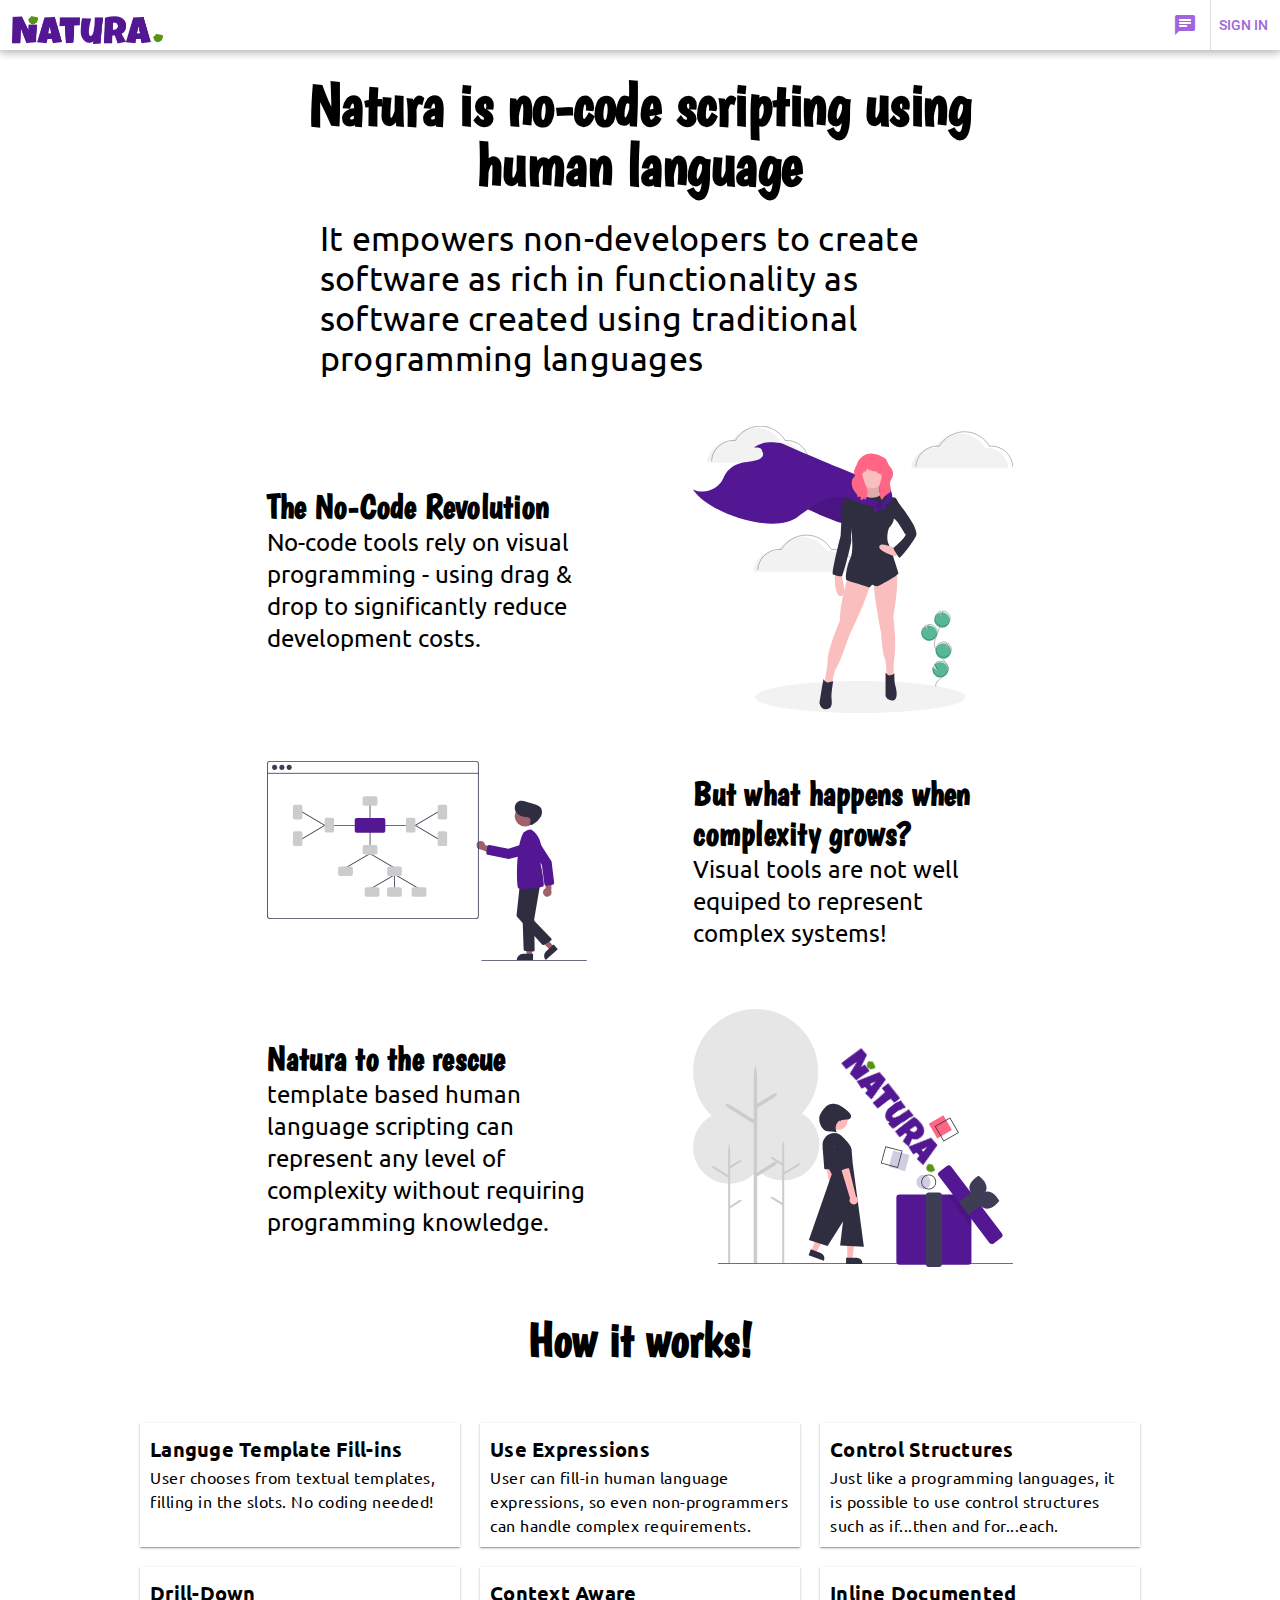
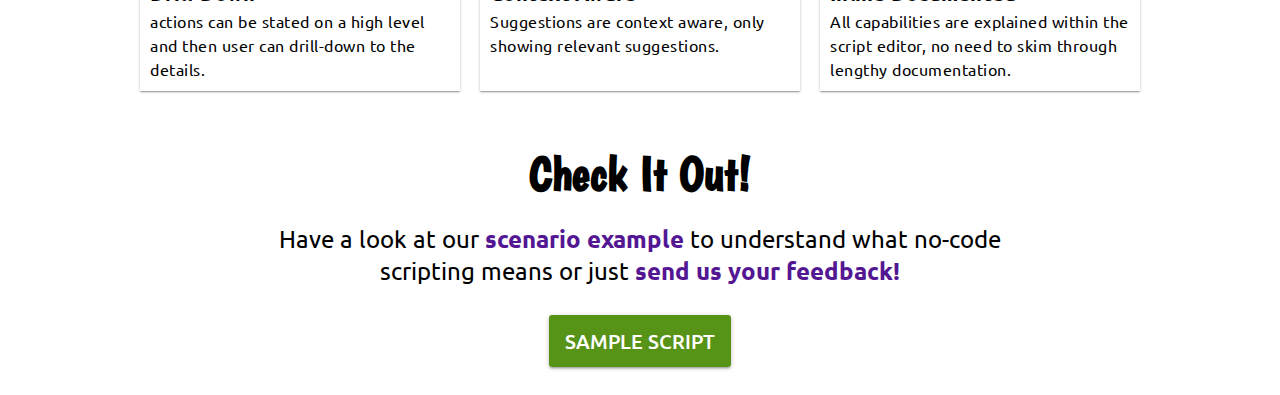
<file: index.html>
<!DOCTYPE html><html><head><title>natura</title><meta charset=utf-8><meta name=description content="no code scripting language"><meta name=format-detection content="telephone=no"><meta name=msapplication-tap-highlight content=no><meta name=viewport content="user-scalable=no,initial-scale=1,maximum-scale=1,minimum-scale=1,width=device-width"><link rel=icon type=image/png sizes=96x96 href=statics/icons/favicon-96x96.png><link rel=icon type=image/png sizes=32x32 href=statics/icons/favicon-32x32.png><link rel=icon type=image/png sizes=16x16 href=statics/icons/favicon-16x16.png><link rel=icon type=image/ico href=statics/icons/favicon.ico><link rel=preconnect href=https://fonts.gstatic.com><link rel=preconnect href=https://fonts.gstatic.com><link href="https://fonts.googleapis.com/css2?family=Boogaloo&family=Ubuntu&family=Lora&display=swap" rel=stylesheet><script>(function(w,d,s,l,i){w[l]=w[l]||[];w[l].push({'gtm.start':
	new Date().getTime(),event:'gtm.js'});var f=d.getElementsByTagName(s)[0],
	j=d.createElement(s),dl=l!='dataLayer'?'&l='+l:'';j.async=true;j.src=
	'https://www.googletagmanager.com/gtm.js?id='+i+dl;f.parentNode.insertBefore(j,f);
	})(window,document,'script','dataLayer','GTM-WMR2VP8');</script><link href=css/app.f81f4b9c.css rel=stylesheet></head><body><div id=q-app></div><script src=js/vendor.3e92491f.js></script><script src=js/app.9bc68573.js></script><script src=js/runtime.d88072c7.js></script></body></html>
</file>
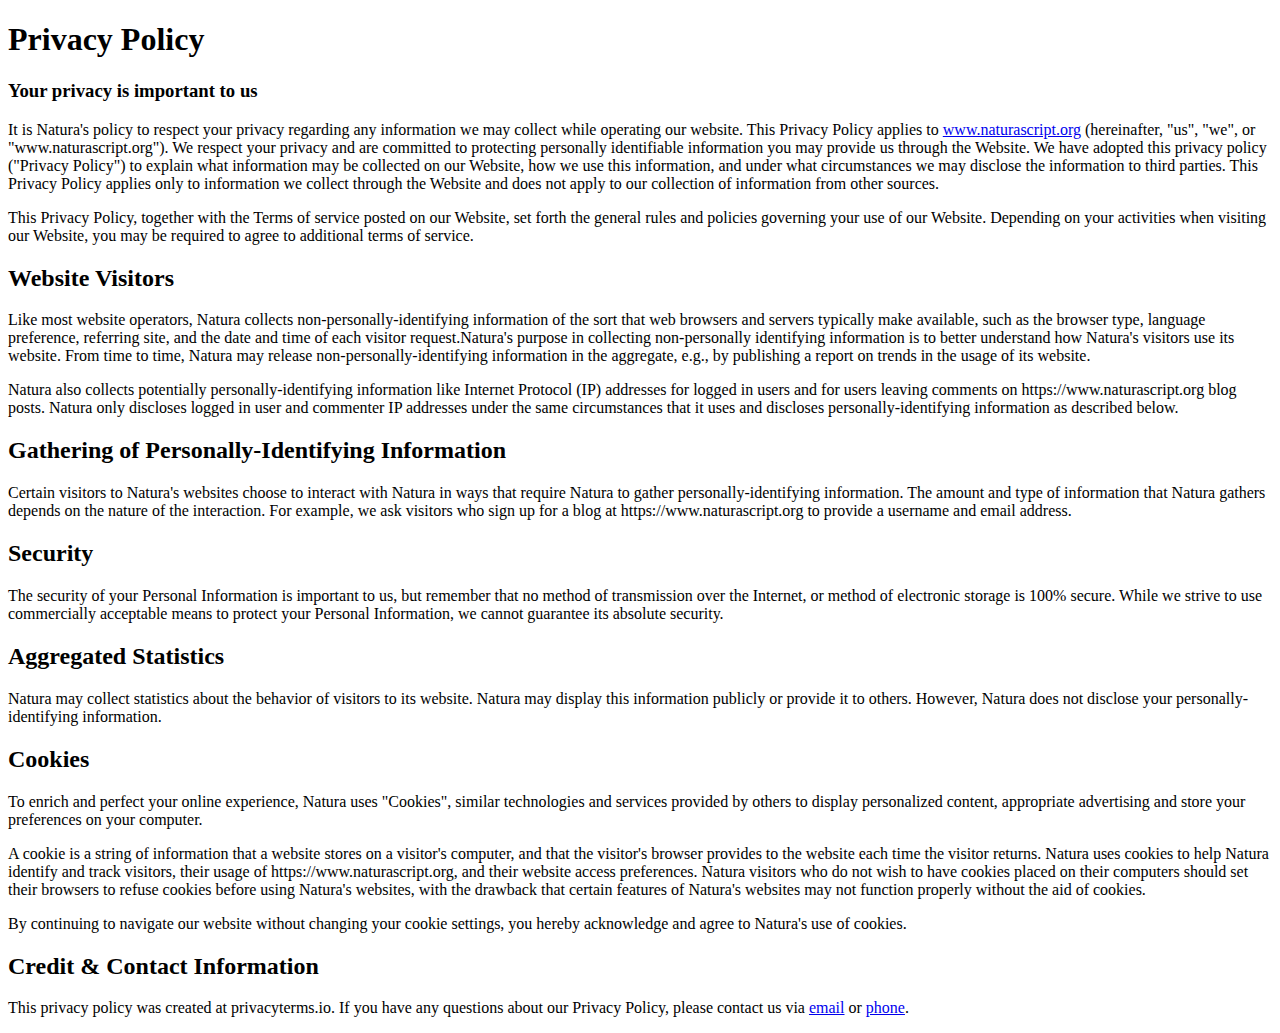
<file: docs/privacy.html>
<!DOCTYPE html>
<html>
<head>
	<meta charset='utf-8'>
	<meta http-equiv='X-UA-Compatible' content='IE=edge'>
	<title>Privacy Policy</title>
	<meta name='viewport' content='width=device-width, initial-scale=1'>
</head>
<body>
	<h1>Privacy Policy</h1>
	<h3>Your privacy is important to us</h3>

	<p>It is Natura's policy to respect your privacy regarding any information we may collect while operating our website. This Privacy Policy applies to <a href="https://www.naturascript.org"> www.naturascript.org</a> (hereinafter, "us", "we", or "www.naturascript.org"). We respect your privacy and are committed to protecting personally identifiable information you may provide us through the Website. We have adopted this privacy policy ("Privacy Policy") to explain what information may be collected on our Website, how we use this information, and under what circumstances we may disclose the information to third parties. This Privacy Policy applies only to information we collect through the Website and does not apply to our collection of information from other sources.</p>
	<p>This Privacy Policy, together with the Terms of service posted on our Website, set forth the general rules and policies governing your use of our Website. Depending on your activities when visiting our Website, you may be required to agree to additional terms of service.</p>
	<h2>Website Visitors</h2>
	<p>Like most website operators, Natura collects non-personally-identifying information of the sort that web browsers and servers typically make available, such as the browser type, language preference, referring site, and the date and time of each visitor request.Natura's purpose in collecting non-personally identifying information is to better understand how Natura's visitors use its website. From time to time, Natura may release non-personally-identifying information in the aggregate, e.g., by publishing a report on trends in the usage of its website.</p>
	<p>Natura also collects potentially personally-identifying information like Internet Protocol (IP) addresses for logged in users and for users leaving comments on https://www.naturascript.org blog posts. Natura only discloses logged in user and commenter IP addresses under the same circumstances that it uses and discloses personally-identifying information as described below.</p>

	<h2>Gathering of Personally-Identifying Information</h2>
	<p>Certain visitors to Natura's websites choose to interact with Natura in ways that require Natura to gather personally-identifying information. The amount and type of information that Natura gathers depends on the nature of the interaction. For example, we ask visitors who sign up for a blog at https://www.naturascript.org to provide a username and email address.</p>

	<h2>Security</h2>
	<p>The security of your Personal Information is important to us, but remember that no method of transmission over the Internet, or method of electronic storage is 100% secure. While we strive to use commercially acceptable means to protect your Personal Information, we cannot guarantee its absolute security.</p>

	<h2>Aggregated Statistics</h2>
	<p>Natura may collect statistics about the behavior of visitors to its website. Natura may display this information publicly or provide it to others. However, Natura does not disclose your personally-identifying information.</p>

	<h2>Cookies</h2>
	<p>To enrich and perfect your online experience, Natura uses "Cookies", similar technologies and services provided by others to display personalized content, appropriate advertising and store your preferences on your computer.</p>
	<p>A cookie is a string of information that a website stores on a visitor's computer, and that the visitor's browser provides to the website each time the visitor returns. Natura uses cookies to help Natura identify and track visitors, their usage of https://www.naturascript.org, and their website access preferences. Natura visitors who do not wish to have cookies placed on their computers should set their browsers to refuse cookies before using Natura's websites, with the drawback that certain features of Natura's websites may not function properly without the aid of cookies.</p>
	<p>By continuing to navigate our website without changing your cookie settings, you hereby acknowledge and agree to Natura's use of cookies.</p>

	<h2>Credit &amp; Contact Information</h2>
	<p>This privacy policy was created at <a style="color:inherit;text-decoration:none;" href="https://privacyterms.io/privacy-policy-generator/" title="Privacy policy generator" target="_blank">privacyterms.io</a>. If you have any questions about our Privacy Policy, please contact us via <a href="mailto:elshor@gmail.com">email</a> or <a href="tel:">phone</a>.</p>
</body>
</html>
</file>
